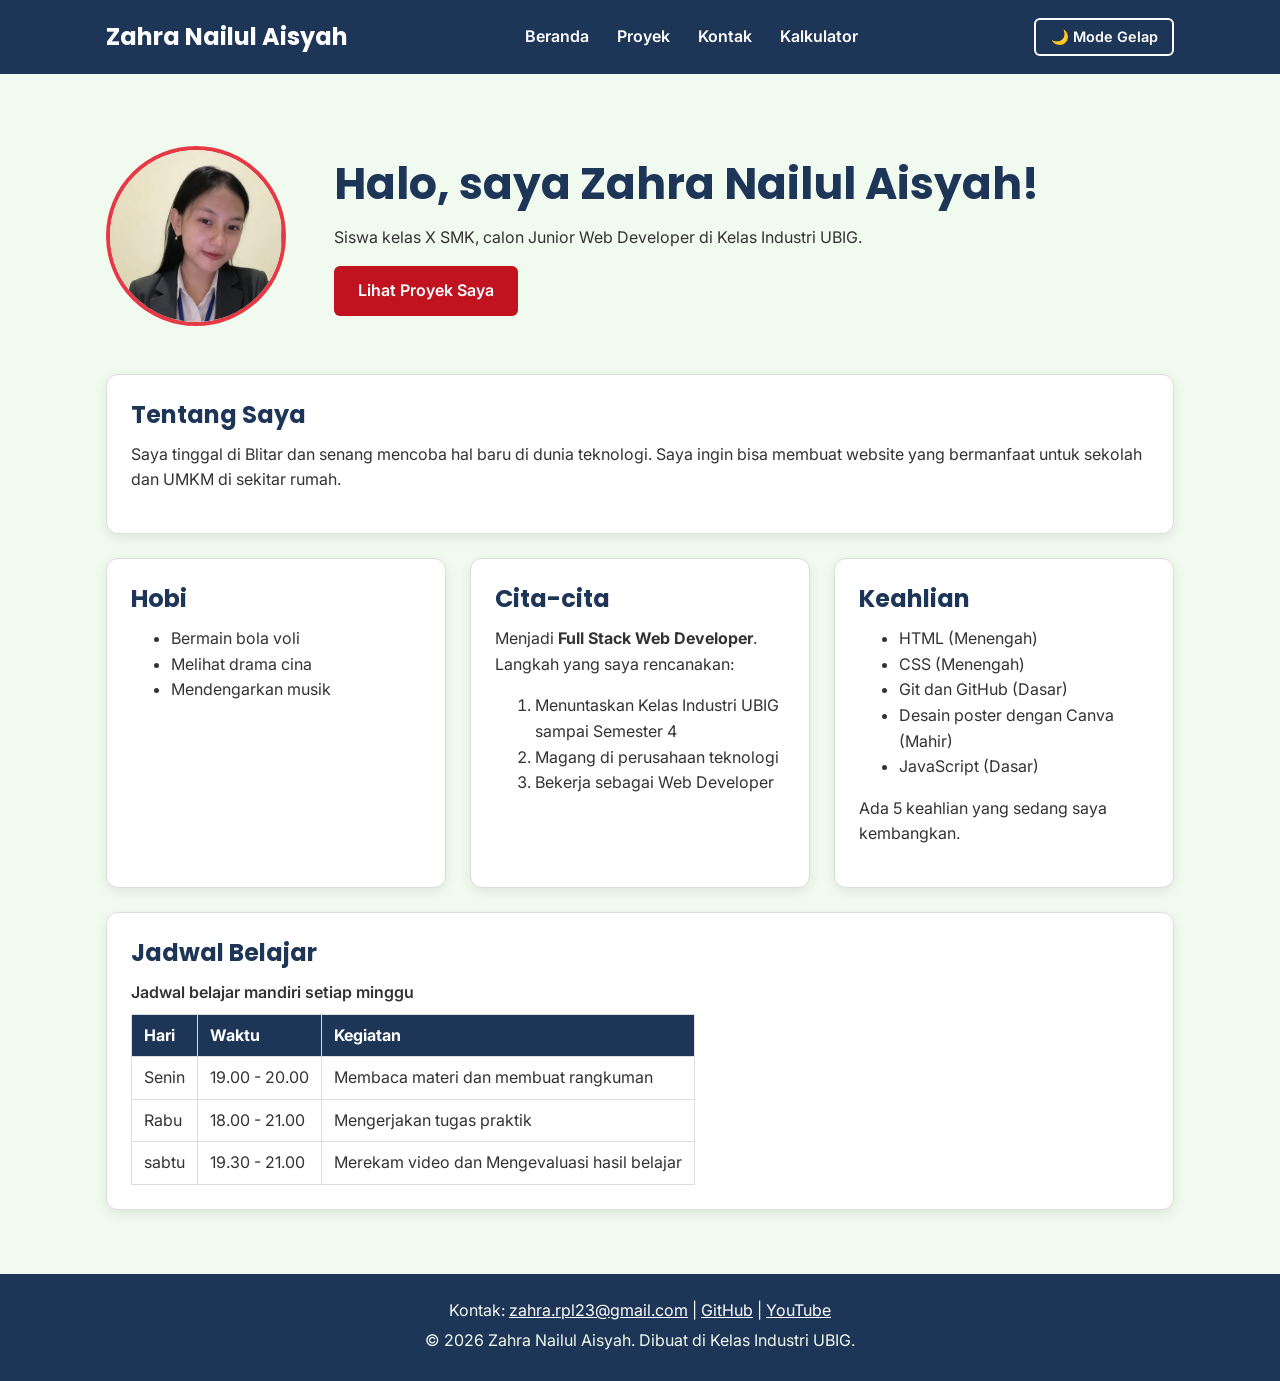
<file: index.html>
<!DOCTYPE html>
<html lang="id">
<head>
  <meta charset="UTF-8">
  <meta name="viewport" content="width=device-width, initial-scale=1.0">
  <title>Zahra Nailul Aisyah | Beranda</title>
  <link rel="preconnect" href="https://fonts.googleapis.com">
  <link rel="preconnect" href="https://fonts.gstatic.com" crossorigin>
  <link href="https://fonts.googleapis.com/css2?family=Inter:wght@400;600&family=Poppins:wght@600;700&display=swap" rel="stylesheet">
  <link rel="stylesheet" href="css/style.css">
  <script src="js/main.js" defer></script>
  <script src="js/tema.js" defer></script>
  
  <!-- REVISI: hapus js/logika.js dan js/latihan.js (hanya console.log)-->
  <script src="js/logika.js" defer></script>
  <script src="js/latihan.js" defer></script>
</head>
<body>
  <header>
    <div class="container navbar">
      <h1>Zahra Nailul Aisyah</h1>
      <nav class="menu-laptop">
        <ul>
          <li><a href="index.html">Beranda</a></li>
          <li><a href="proyek.html">Proyek</a></li>
          <li><a href="kontak.html">Kontak</a></li>
          <li><a href="kalkulator/kalkulator.html">Kalkulator</a></li>
        </ul>
      </nav>
      <!-- Tantangan: menu ponsel yang bisa dibuka-tutup -->
      <details class="menu-ponsel">
        <summary>Menu</summary>
        <nav>
          <ul>
            <li><a href="index.html">Beranda</a></li>
            <li><a href="proyek.html">Proyek</a></li>
            <li><a href="kontak.html">Kontak</a></li>
            <li><a href="kalkulator/kalkulator.html">Kalkulator</a></li>
          </ul>
        </nav>
      </details>
      <button type="button" class="tombol-tema" id="btn-tema">🌙 Mode Gelap</button>
    </div>
  </header>

  <main>
    <div class="container">
      <section class="hero">
        <img src="img/foto-profile.jpeg" alt="Foto profil Zahra Nailul Aisyah" width="180" height="180">
        <div>
          <h2>Halo, saya Zahra Nailul Aisyah!</h2>
          <p>Siswa kelas X SMK, calon Junior Web Developer di Kelas Industri UBIG.</p>
          <a href="proyek.html" class="tombol">Lihat Proyek Saya</a>
        </div>
      </section>

      <section class="kartu">
      <h2>Tentang Saya</h2>
        <p>Saya tinggal di Blitar dan senang mencoba hal baru di dunia teknologi. Saya ingin bisa membuat website yang bermanfaat untuk sekolah dan UMKM di sekitar rumah.</p>
      </section>

      <div class="daftar-kartu">
        <section class="kartu">
          <h2>Hobi</h2>
          <ul>
            <li>Bermain bola voli</li>
            <li>Melihat drama cina</li>
            <li>Mendengarkan musik</li>
          </ul>
        </section>

        <section class="kartu">
          <h2>Cita-cita</h2>
          <p>Menjadi <strong>Full Stack Web Developer</strong>. Langkah yang saya rencanakan:</p>
          <ol>
            <li>Menuntaskan Kelas Industri UBIG sampai Semester 4</li>
            <li>Magang di perusahaan teknologi</li>
            <li>Bekerja sebagai Web Developer</li>
          </ol>
        </section>

        <section class="kartu">
          <h2>Keahlian</h2>
          <ul id="daftar-skill"></ul>
          <p id="jumlah-skill"></p>
        </section>
      </div>

      <section class="kartu">
        <h2>Jadwal Belajar</h2>
        <table>
          <caption>Jadwal belajar mandiri setiap minggu</caption>
          <thead>
            <tr>
              <th>Hari</th>
              <th>Waktu</th>
              <th>Kegiatan</th>
            </tr>
          </thead>
          <tbody>
            <tr>
              <td>Senin</td>
              <td>19.00 - 20.00</td>
              <td>Membaca materi dan membuat rangkuman</td>
            </tr>
            <tr>
              <td>Rabu</td>
              <td>18.00 - 21.00</td>
              <td>Mengerjakan tugas praktik</td>
            </tr>
            <tr>
              <td>sabtu</td>
              <td>19.30 - 21.00</td>
              <td>Merekam video dan Mengevaluasi hasil belajar</td>
            </tr>
          </tbody>
        </table>
      </section>
    </div>
  </main>

  <footer>
    <p>Kontak: <a href="mailto:zahra.rpl23@gmail.com">zahra.rpl23@gmail.com</a> |
      <a href="https://github.com/zahrarpl23-code" target="_blank">GitHub</a> |
      <a href="https://www.youtube.com/@zahraNailul" target="_blank">YouTube</a></p>
    <p>&copy; 2026 Zahra Nailul Aisyah. Dibuat di Kelas Industri UBIG.</p>
  </footer>
</body>
</html>
</file>
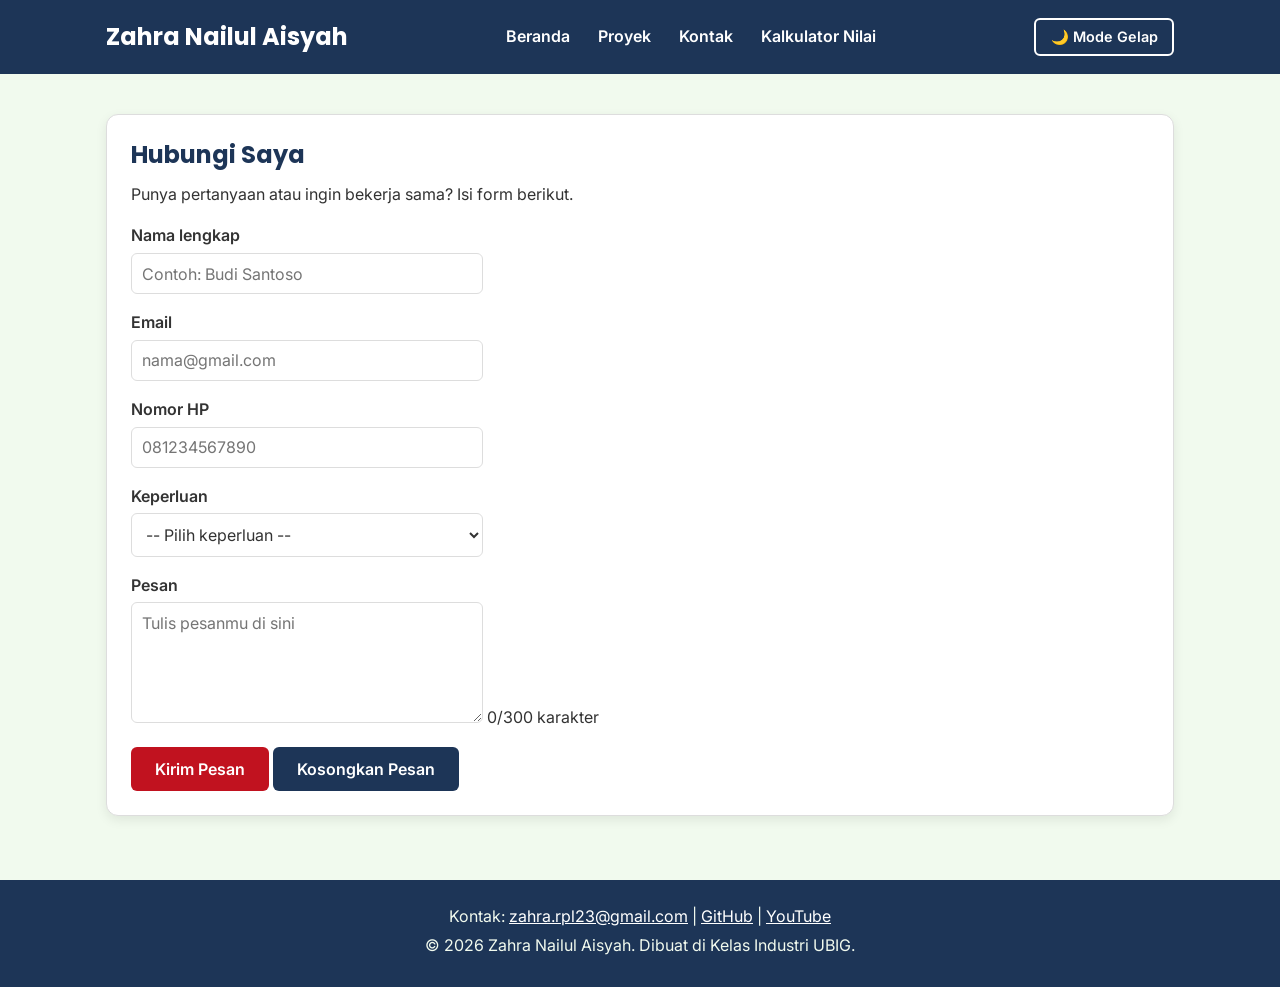
<file: kontak.html>
<!DOCTYPE html>
<html lang="id">
<head>
  <meta charset="UTF-8">
  <meta name="viewport" content="width=device-width, initial-scale=1.0">
  <title>Zahra Nailul Aisyah | Kontak</title>
  <link rel="preconnect" href="https://fonts.googleapis.com">
  <link rel="preconnect" href="https://fonts.gstatic.com" crossorigin>
  <link href="https://fonts.googleapis.com/css2?family=Inter:wght@400;600&family=Poppins:wght@600;700&display=swap" rel="stylesheet">
  <link rel="stylesheet" href="css/style.css">
  <script src="js/tema.js" defer></script>
  <script src="js/main.js" defer></script>
</head>
<body>
  <header>
    <div class="container navbar">
      <h1>Zahra Nailul Aisyah</h1>
      <nav class="menu-laptop">
        <ul>
          <li><a href="index.html">Beranda</a></li>
          <li><a href="proyek.html">Proyek</a></li>
          <li><a href="kontak.html">Kontak</a></li>
          <li><a href="kalkulator/kalkulator.html">Kalkulator Nilai</a></li>
        </ul>
      </nav>
      <!-- Tantangan: menu ponsel yang bisa dibuka-tutup -->
      <details class="menu-ponsel">
        <summary>Menu</summary>
        <nav>
          <ul>
            <li><a href="index.html">Beranda</a></li>
            <li><a href="proyek.html">Proyek</a></li>
            <li><a href="kontak.html">Kontak</a></li>
            <li><a href="kalkulator/kalkulator.html">Kalkulator Nilai</a></li>
          </ul>
        </nav>
      </details>
      <button type="button" class="tombol-tema" id="btn-tema">🌙 Mode Gelap</button>
    </div>
  </header>

  <main>
    <div class="container">
      <section class="kartu">
        <h2>Hubungi Saya</h2>
        <p>Punya pertanyaan atau ingin bekerja sama? Isi form berikut.</p>

        <form>
          <p>
            <label for="nama">Nama lengkap</label><br>
            <input type="text" id="nama" name="nama" placeholder="Contoh: Budi Santoso" required>
          </p>
          <p>
            <label for="email">Email</label><br>
            <input type="email" id="email" name="email" placeholder="nama@gmail.com" required>
          </p>
          <p>
            <label for="hp">Nomor HP</label><br>
            <input type="tel" id="hp" name="hp" placeholder="081234567890" required>
          </p>
          <p>
            <label for="keperluan">Keperluan</label><br>
            <select id="keperluan" name="keperluan" required>
              <option value="">-- Pilih keperluan --</option>
              <option value="bertanya">Bertanya</option>
              <option value="kerja-sama">Kerja sama proyek</option>
              <option value="lainnya">Lainnya</option>
            </select>
          </p>
          <p>
            <label for="pesan">Pesan</label><br>
            <textarea id="pesan" name="pesan" rows="5" cols="40" maxlength="300" placeholder="Tulis pesanmu di sini" required></textarea>
            <span id="hitung-karakter" aria-live="polite">0/300 karakter</span>
          </p>
          <button type="submit">Kirim Pesan</button>
          <!-- REVISI: tambah type=button" agar tidak mengirim form -->
          <button type="button" id="tombol-kosongkan" class="tombol-kedua">Kosongkan Pesan</button>
        </form>
        
      </section>
    </div>
  </main>

  <footer>
    <p>Kontak: <a href="mailto:zahra.rpl23@gmail.com" target="_blank">zahra.rpl23@gmail.com</a> |
      <a href="https://github.com/zahrarpl23-code" target="_blank">GitHub</a> |
      <a href="https://www.youtube.com/@zahraNailul" target="_blank">YouTube</a></p>
    <p>&copy; 2026 Zahra Nailul Aisyah. Dibuat di Kelas Industri UBIG.</p>
  </footer>
</body>
</html>
</file>
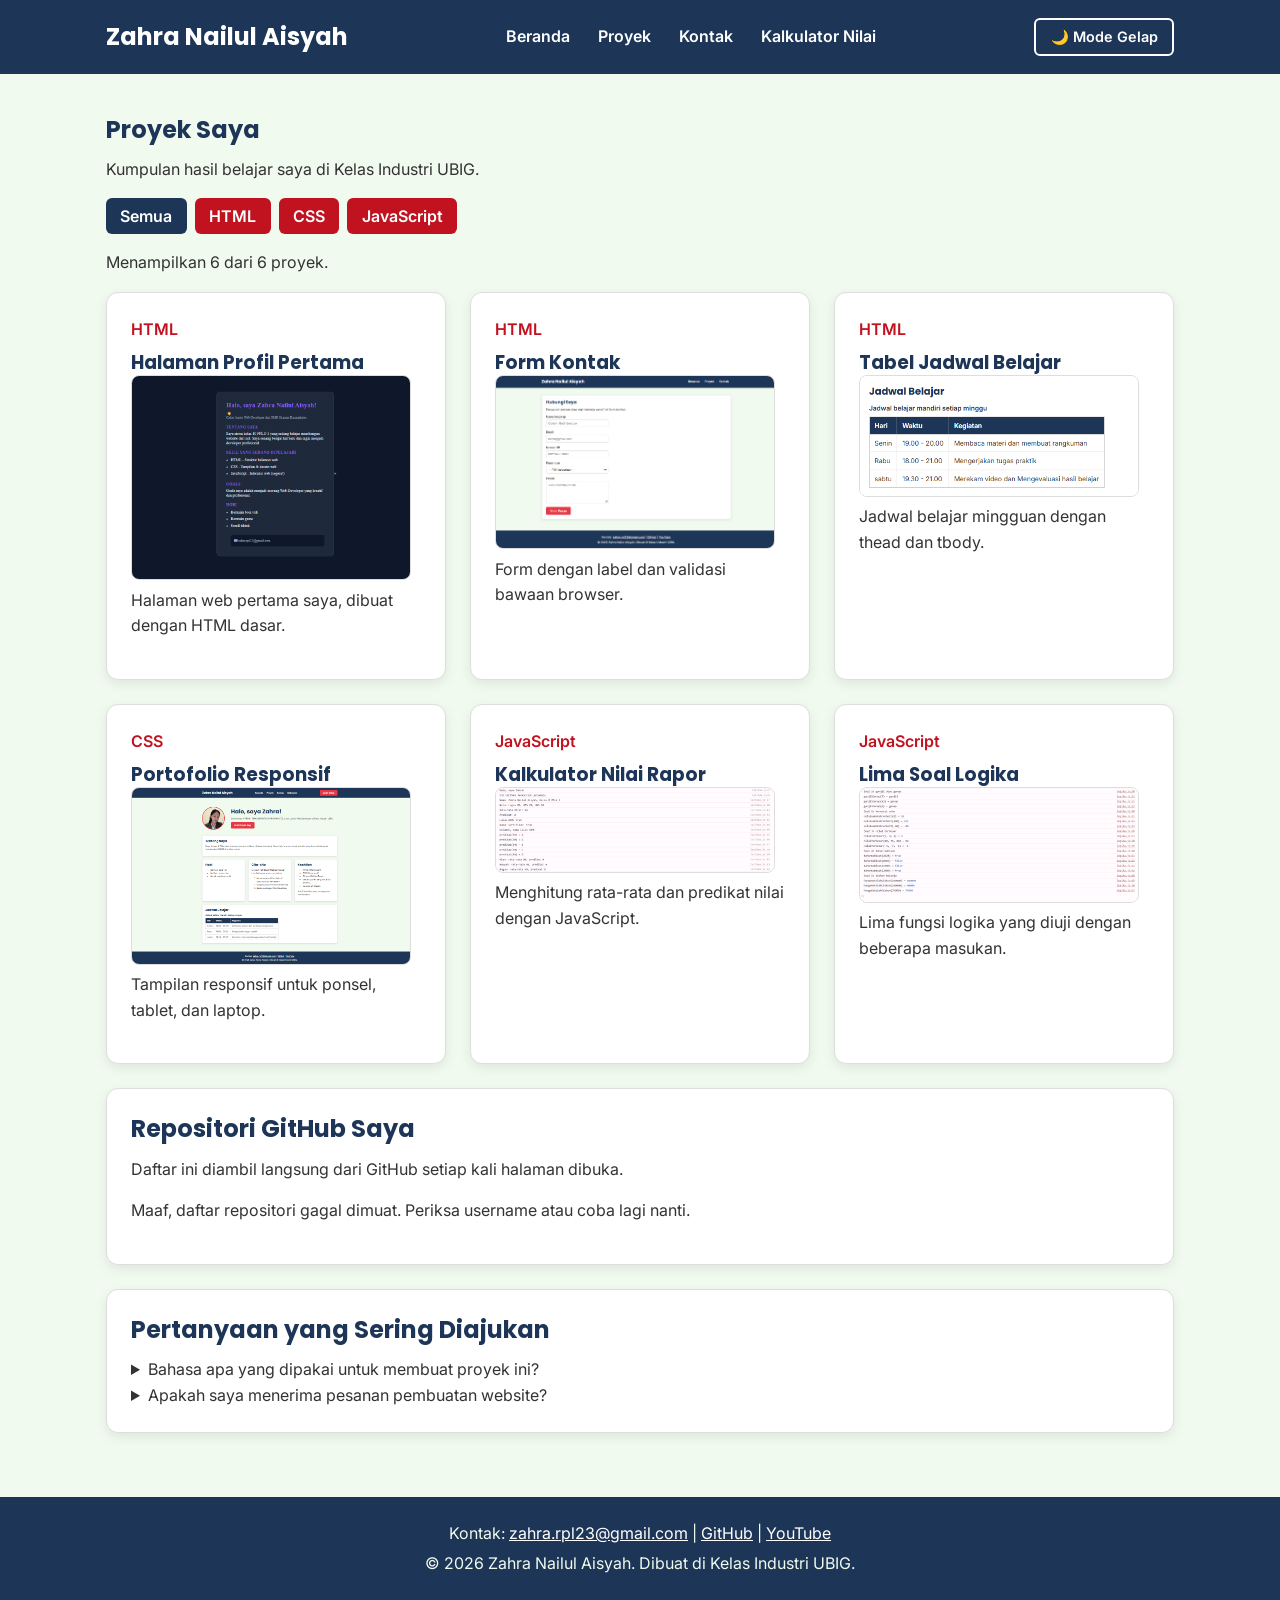
<file: proyek.html>
<!DOCTYPE html>
<html lang="id">

<head>
  <meta charset="UTF-8">
  <meta name="viewport" content="width=device-width, initial-scale=1.0">
  <title>Zahra Nailul Aisyah | Proyek</title>
  <link rel="preconnect" href="https://fonts.googleapis.com">
  <link rel="preconnect" href="https://fonts.gstatic.com" crossorigin>
  <link href="https://fonts.googleapis.com/css2?family=Inter:wght@400;600&family=Poppins:wght@600;700&display=swap"
    rel="stylesheet">
  <link rel="stylesheet" href="css/style.css">
  <script src="js/main.js" defer></script>
  <script src="js/tema.js" defer></script>
</head>

<body>
  <header>
    <div class="container navbar">
      <h1>Zahra Nailul Aisyah</h1>
      <nav class="menu-laptop">
        <ul>
          <li><a href="index.html">Beranda</a></li>
          <li><a href="proyek.html">Proyek</a></li>
          <li><a href="kontak.html">Kontak</a></li>
          <li><a href="kalkulator/kalkulator.html">Kalkulator Nilai</a></li>
        </ul>
      </nav>
      <!-- Tantangan: menu ponsel yang bisa dibuka-tutup -->
      <details class="menu-ponsel">
        <summary>Menu</summary>
        <nav>
          <ul>
            <li><a href="index.html">Beranda</a></li>
            <li><a href="proyek.html">Proyek</a></li>
            <li><a href="kontak.html">Kontak</a></li>
            <li><a href="kalkulator/kalkulator.html">Kalkulator Nilai</a></li>
          </ul>
        </nav>
      </details>
      <button type="button" class="tombol-tema" id="btn-tema">🌙 Mode Gelap</button>
    </div>
  </header>

  <main>
    <div class="container">
      <section>
        <h2>Proyek Saya</h2>
        <p>Kumpulan hasil belajar saya di Kelas Industri UBIG.</p>

        <div class="filter-proyek" role="group" aria-label="Filter proyek berdasarkan kategori">
          <button type="button" class="filter-proyek-tombol aktif" data-filter-proyek="semua"
            aria-pressed="true">Semua</button>
          <button type="button" class="filter-proyek-tombol" data-filter-proyek="HTML"
            aria-pressed="false">HTML</button>
          <button type="button" class="filter-proyek-tombol" data-filter-proyek="CSS" aria-pressed="false">CSS</button>
          <button type="button" class="filter-proyek-tombol" data-filter-proyek="JavaScript"
            aria-pressed="false">JavaScript</button>
        </div>
        <p id="jumlah-proyek" aria-live="polite"></p>
        <div class="daftar-kartu" id="daftar-proyek"></div>
      </section>
      
      <section class="kartu">
        <h2>Repositori GitHub Saya</h2>
          <p>Daftar ini diambil langsung dari GitHub setiap kali halaman
  dibuka.</p>
          <p id="status-repo"></p>
        <ul id="daftar-repo"></ul>
      </section>
      
       <!-- FAQ dengan details dan summary -->
      <section class="kartu">
        <h2>Pertanyaan yang Sering Diajukan</h2>
        <details>
          <summary>Bahasa apa yang dipakai untuk membuat proyek ini?</summary>
          <p>Semua proyek di halaman ini dibuat dengan HTML. Tampilannya akan saya rapikan dengan CSS mulai Minggu 03.
          </p>
        </details>
        <details>
          <summary>Apakah saya menerima pesanan pembuatan website?</summary>
          <p>Belum, saya masih belajar. Namun kamu tetap boleh menghubungi saya melalui halaman Kontak.</p>
        </details>
      </section>
    </div>
  </main>






  <footer>
    <p>Kontak: <a href="mailto:zahra.rpl23@gmail.com" target="_blank">zahra.rpl23@gmail.com</a> |
      <a href="https://github.com/zahrarpl23-code" target="_blank">GitHub</a> |
      <a href="https://www.youtube.com/@ZahraNailul" target="_blank">YouTube</a>
    </p>
    <p>&copy; 2026 Zahra Nailul Aisyah. Dibuat di Kelas Industri UBIG.</p>
  </footer>
</body>

</html>
</file>
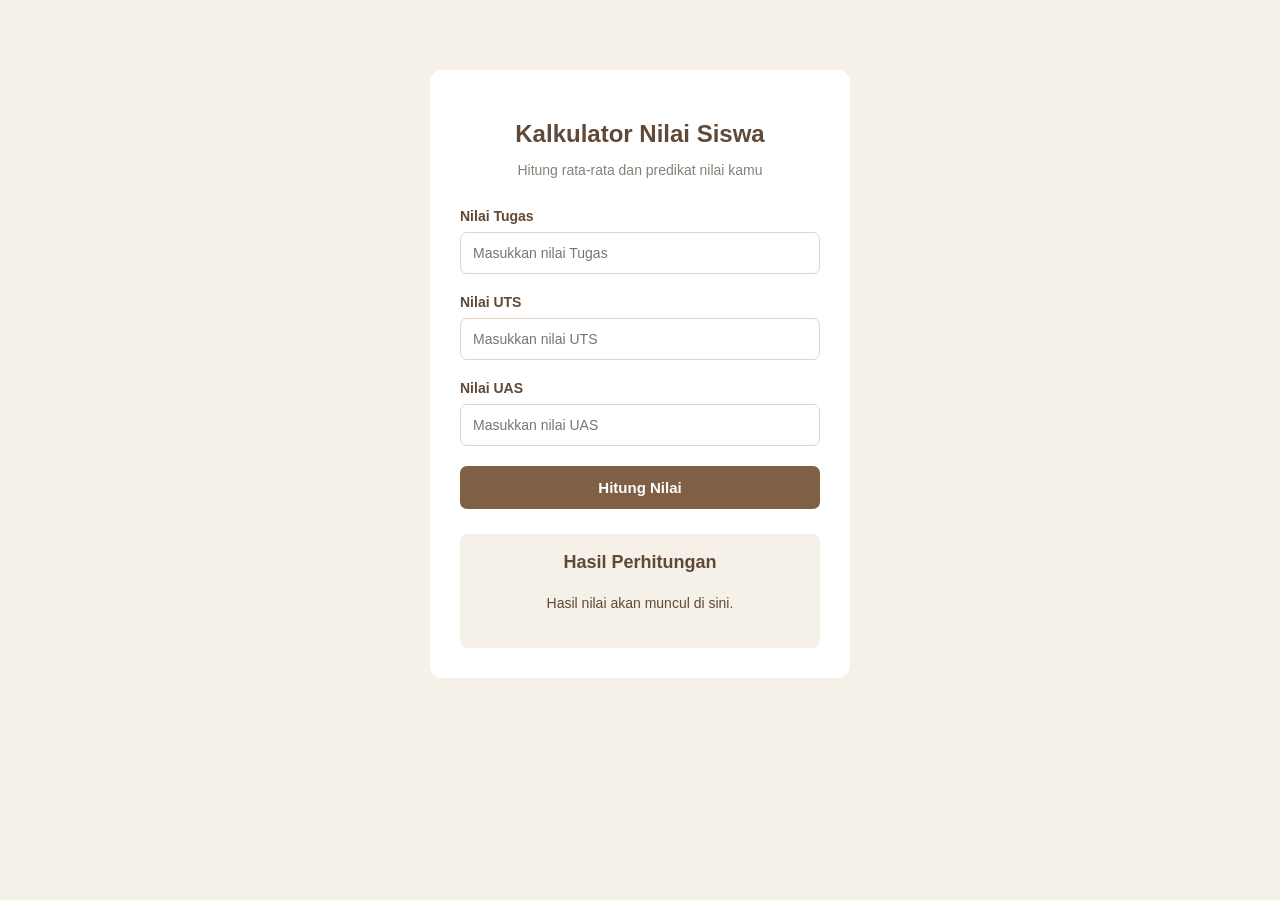
<file: kalkulator/kalkulator.html>
<!DOCTYPE html>
<html lang="id">
<head>
    <meta charset="UTF-8">
    <meta name="viewport" content="width=device-width, initial-scale=1.0">

    <title>Kalkulator Nilai Siswa</title>
    <link rel="stylesheet" href="../css/kalkulator.css">
</head>

<body>
    
    <div class="container">

        <div class="header">
            <h2>Kalkulator Nilai Siswa</h2>
            <p>Hitung rata-rata dan predikat nilai kamu</p>
        </div>
        
        <label>Nilai Tugas</label>
        <input type="number" id="tugas" 
        placeholder="Masukkan nilai Tugas">

        <label>Nilai UTS</label>
        <input type="number" id="uts"
        placeholder="Masukkan nilai UTS">

        <label>Nilai UAS</label>
        <input type="number" id="uas"
        placeholder="Masukkan nilai UAS">

        <button onclick="hitungNilai()">
            Hitung Nilai
        </button>

        <div class="hasil">
            <h3>Hasil Perhitungan</h3>
            <p id="hasil">
                Hasil nilai akan muncul di sini.
            </p>
        </div>

    </div>

    <script src="kalkulator.js"></script>

</body>
</html>
</file>
<file: css/style.css>
/* Gaya portofolio Zahra Nailul Aisyah
   Palet: #1D3557 (utama), #E63946 (aksen), #F1FAEE (latar)
   Huruf: Poppins (judul), Inter (isi)
   Tata letak: mobile first, titik ubah 768px (tablet) dan 1024px (laptop) */

/* 1. Reset */
* {
  box-sizing: border-box;
  margin: 0;
}

img {
  max-width: 100%;
  height: auto;
}

/* 2. Dasar halaman: warna dan huruf */
/* PENANDA FOOTER: body dibuat setinggi layar dan disusun vertikal. */
:root {
  --warna-utama: #1D3557;
  --warna-judul: #1D3557;
  --warna-aksen: #C1121F;
  --warna-tautan: #C1121F;
  --warna-latar: #F1FAEE;
  --warna-teks: #333333;
  --warna-kartu: #FFFFFF;
  --warna-garis: #DDDDDD;
}

body {
  display: flex;
  flex-direction: column;
  min-height: 100vh;
  font-family: "Inter", Arial, sans-serif;
  font-size: 1rem;
  line-height: 1.6;
  color: var(--warna-teks);
  background-color: var(--warna-latar);
}

h1, h2, h3 {
  font-family: "Poppins", Arial, sans-serif;
  color: var(--warna-judul);
  line-height: 1.3;
}

h2 {
  margin-bottom: 0.75rem;
}

p, ul, ol {
  margin-bottom: 1rem;
}

a {
  color: var(--warna-tautan);
}

/* 3. Wadah, header, dan menu */
.container {
  max-width: 1100px;
  margin: 0 auto;
  padding: 0 1rem;
}

header {
  background-color: var(--warna-utama);
  color: #FFFFFF;
  padding: 1rem 0;
}

header h1 {
  color: #FFFFFF;
  font-size: 1.5rem;
}

.navbar {
  display: flex;
  flex-wrap: wrap;
  justify-content: space-between;
  align-items: center;
  gap: 0.5rem;
}

nav ul {
  display: flex;
  gap: 0.25rem;
  padding: 0;
  margin: 0;
  list-style: none;
}

nav a {
  display: inline-block;
  padding: 0.5rem 0.75rem;
  border-radius: 6px;
  color: #FFFFFF;
  font-weight: 600;
  text-decoration: none;
}

/* Tantangan: menu ponsel buka-tutup dengan details */
.menu-laptop {
  display: none;
}

.menu-ponsel summary {
  padding: 0.5rem 0.75rem;
  border: 1px solid #FFFFFF;
  border-radius: 6px;
  font-weight: 600;
  cursor: pointer;
}

.menu-ponsel ul {
  flex-direction: column;
  margin-top: 0.5rem;
}

/* 4. Isi utama, hero, dan kartu */
/* PENANDA FOOTER: main mengisi ruang kosong sebelum footer. */
main {
  flex: 1;
  padding: 1.5rem 0;
}

.hero {
  display: flex;
  flex-direction: column;
  align-items: center;
  gap: 1.5rem;
  padding: 1rem 0 2rem;
  text-align: center;
}

.hero img {
  border: 4px solid #E63946;
  border-radius: 50%;
}

.hero h2 {
  font-size: 2rem;
}

.tombol {
  display: inline-block;
  padding: 0.75rem 1.5rem;
  border-radius: 6px;
  background-color: var(--warna-aksen);
  color: #FFFFFF;
  font-weight: 600;
  text-decoration: none;
}

.kartu {
  background-color: var(--warna-kartu);
  padding: 1rem;
  margin-bottom: 1.5rem;
  border: 1px solid var(--warna-garis);
  border-radius: 12px;
  box-shadow: 0 4px 12px rgba(0, 0, 0, 0.08);
}

.daftar-kartu {
  display: flex;
  flex-wrap: wrap;
  gap: 1.5rem;
  margin-bottom: 1.5rem;
}

.daftar-kartu .kartu {
  flex: 1 1 280px;
  margin-bottom: 0;
}

article img {
  border-radius: 8px;
  border: 1px solid var(--warna-garis);
}

/* 5. Tabel */
table {
  border-collapse: collapse;
}

caption {
  font-weight: 600;
  text-align: left;
  margin-bottom: 0.5rem;
}

th, td {
  border: 1px solid var(--warna-garis);
  padding: 0.5rem 0.75rem;
  text-align: left;
}

th {
  background-color: var(--warna-utama);
  color: #FFFFFF;
}

/* 6. Form */
label {
  font-weight: 600;
}

input, select, textarea {
  width: 100%;
  max-width: 22rem;
  padding: 0.6rem;
  margin-top: 0.25rem;
  border: 1px solid var(--warna-garis);
  border-radius: 6px;
  color: var(--warna-teks);
  background-color: var(--warna-kartu);
  font-family: inherit;
  font-size: 1rem;
}

button {
  padding: 0.75rem 1.5rem;
  border: none;
  border-radius: 6px;
  background-color: var(--warna-aksen);
  color: #FFFFFF;
  font-family: inherit;
  font-size: 1rem;
  font-weight: 600;
  cursor: pointer;
}

/* 7. Footer */
footer {
  background-color: var(--warna-utama);
  color: #F1FAEE;
  text-align: center;
  padding: 1.5rem;
}

footer p {
  margin-bottom: 0.25rem;
}

footer a {
  color: #FFFFFF;
}

/* 8. Tablet: lebar layar 768px ke atas */
@media (min-width: 768px) {
  .menu-laptop {
    display: block;
  }

  .menu-ponsel {
    display: none;
  }

  .hero {
    flex-direction: row;
    padding: 2rem 0 3rem;
    text-align: left;
  }

  .kartu {
    padding: 1.5rem;
  }
}

/* 9. Laptop: lebar layar 1024px ke atas */
@media (min-width: 1024px) {
  main {
    padding: 2.5rem 0;
  }

  .hero {
    gap: 3rem;
  }

  .hero h2 {
    font-size: 2.75rem;
  }
}

/* 10. Tombol tema, filter, dan label kategori */
.tombol-tema {
  padding: 0.5rem 0.9rem;
  border: 2px solid #FFFFFF;
  background-color: transparent;
  font-size: 0.9rem;
}

.filter-proyek {
  display: flex;
  flex-wrap: wrap;
  gap: 0.5rem;
  margin-bottom: 1rem;
}

.filter-proyek-tombol {
  padding: 0.5rem 0.9rem;
}

.filter-proyek-tombol.aktif {
  background-color: var(--warna-utama);
}

.label {
  display: inline-block;
  margin-bottom: 0.5rem;
  color: var(--warna-aksen);
  font-weight: 600;
}

/* 11. Tema gelap */
body.gelap {
  --warna-utama: #24364B;
  --warna-judul: #E3E8EE;
  --warna-aksen: #FF7B86;
  --warna-tautan: #FF9AA2;
  --warna-latar: #121A24;
  --warna-teks: #E3E8EE;
  --warna-kartu: #1C2938;
  --warna-garis: #3A4A5D;
}
.hampir-penuh {
  color: var (--warna-aksen);
}
.tombol-kedua {
  background-color: var(--warna-utama);
  color: #FFFFFF;
}
</file>
<file: css/kalkulator.css>
/* Pengaturan dasar */
* {
    box-sizing: border-box;
}

body {
    font-family:Arial, sans-serif;
    background-color: #f5f0e8;
    margin: 0;
    padding: 20px;
    color: #333;
}

/* kotak utama */
.container {
    width:100%;
    max-width: 420px;
    margin: 50px auto;
    padding: 30px;
    background-color: #ffffff;
    border-radius: 12px;
    box-shadow: 0 4px 12px rgba(80, 60, 0, 40, 0.10);
}

/* Bagian judul */
.header {
    text-align: center;
    margin-bottom: 30px;
}

.header h2 {
    color: #604936;
    margin-bottom: 8px;
    font-size: 24px;
}

.header p {
    color: #888078;
    font-size: 14px;
}

/* Label input */
label {
    display: block;
    margin-bottom: 8px;
    font-size: 14px;
    font-weight: bold;
    color: #604936;
}

/* Kotak input */
input {
    width: 100%;
    padding: 12px;
    margin-bottom: 20px;
    border: 1px solid #ded4c8;
    border-radius: 7px;
    font-size: 14px;
    outline: none;
}

input:focus {
    border-color: #9b785b;
}

/* Tombol */
button {
    width: 100%;
    padding: 13px;
    background-color: #806044;
    color: #ffffff;
    border: none;
    border-radius: 7px;
    font-size: 15px;
    font-weight: bold;
    cursor: pointer;
}

button:hover {
    background-color: #604936;
}

/* Hasil perhitungan */
.hasil {
    margin-top: 25px;
    padding: 18px;
    background-color: #f5f0e8;
    border-radius: 8px;
    text-align: center;
}

.hasil h3 {
    color: #604936;
    margin-top: 0px;
    font-size: 18px;
}

#hasil {
    color: #604936;
    font-size: 14px;
    line-height: 1.8;
}

/* Tampilan HP */
@media screen and (max-width: 480px) {
    .body {
        padding: 15px;
    }

    .container {
        margin: 25px auto;
        padding: 22px;
    }
}
</file>
